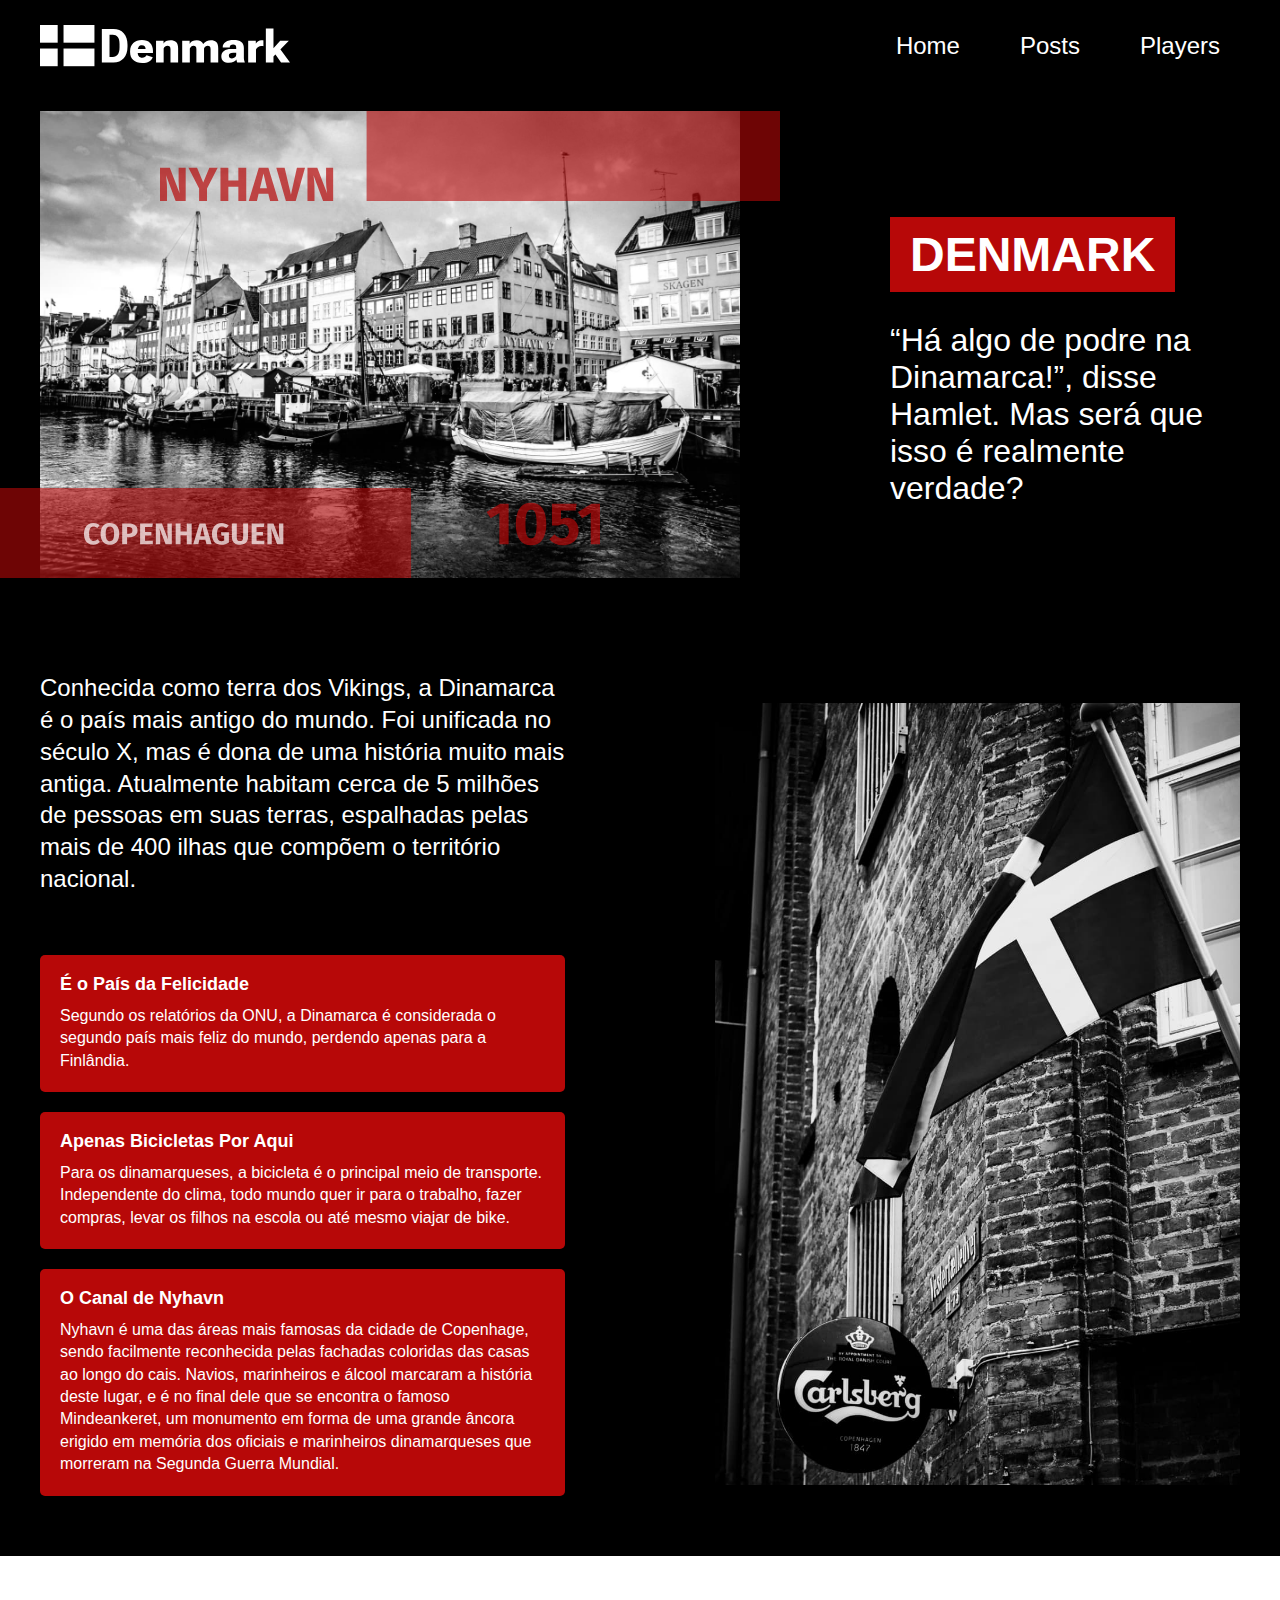
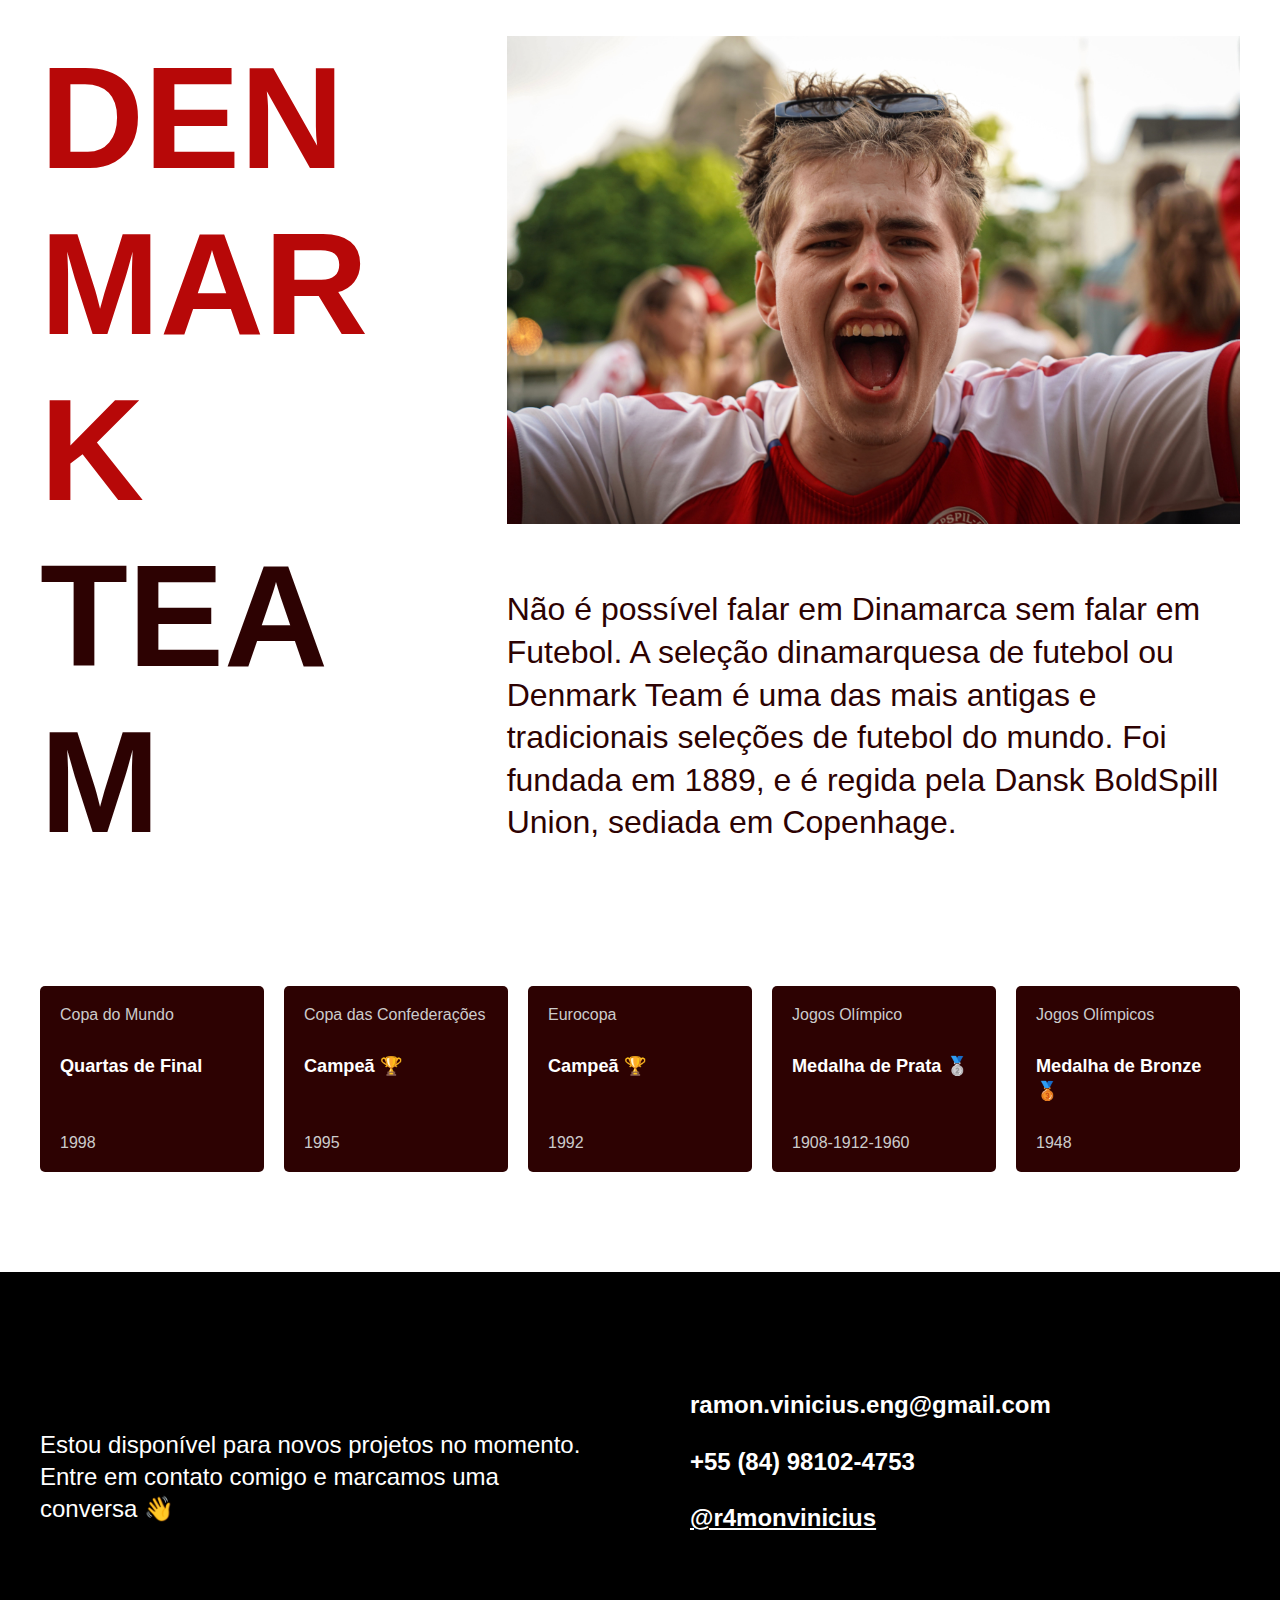
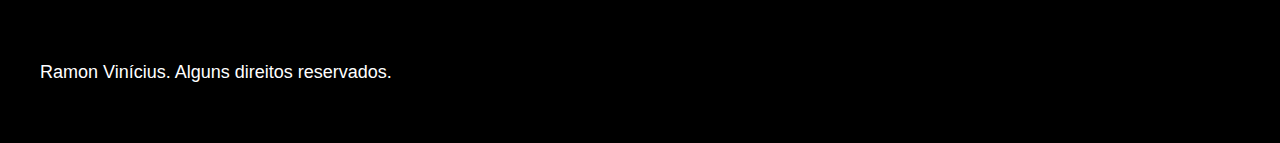
<file: index.html>
<!DOCTYPE html>
<html lang="pt-br">

<head>
    <meta charset="UTF-8">
    <meta http-equiv="X-UA-Compatible" content="IE=edge">
    <meta name="viewport" content="width=device-width, initial-scale=1.0">
    <link rel="stylesheet" href="../CSS/index_style.css">
    <link rel="icon" href="./PROJETO_DENMARK_ITENS/Denmark_Favicon.svg" type="image/svg+xml">
    <title>Denmark</title>
</head>

<body>
    <header class="cabecalho">
        <img src="../PROJETO_DENMARK_ITENS/LOGO1.svg" alt="Denmark">
        <nav>
            <ul class="cabecalho-menu">
                <li><a href="./index.html">Home</a></li>
                <li><a href="../HTML/postagens.html">Posts</a></li>
                <li><a href="../HTML/menu_jogadores.html">Players</a></li>
            </ul>
        </nav>
    </header>

    <main class="introducao">
        <div>
            <img src="../PROJETO_DENMARK_ITENS/Imagem_inicial_1.jpg" alt="porto">
            <span class="detalhe1"><img src="../PROJETO_DENMARK_ITENS/Detalhe1.svg"></span>
            <span class="detalhe2"><img src="../PROJETO_DENMARK_ITENS/Detalhe2.svg" alt="detalhe2"></span>
        </div>
        <div class="introducao-parte1">
            <h1>DENMARK</h1>
            <P>“Há algo de podre na Dinamarca!”, disse Hamlet. Mas será que isso é realmente verdade?</P>
        </div>
    </main>

    <section class="contextualizacao" aria-label="contextualizacao">
        <div class="conteudo">
            <p class="conteudo-texto">Conhecida como terra dos Vikings, a Dinamarca é o país mais antigo do mundo. Foi unificada no século X, mas é dona de uma história muito mais antiga. Atualmente habitam cerca de 5 milhões de pessoas em suas terras, espalhadas pelas mais de 400 ilhas que compõem o território nacional. </p>
            <div class="topicos">
                <h3 class="topicos-titulo">É o País da Felicidade</h3>
                <p class="topicos-texto">Segundo os relatórios da ONU, a Dinamarca é considerada o segundo país mais feliz do mundo, perdendo apenas para a Finlândia.</p>
            </div>

            <div class="topicos">
                <h3 class="topicos-titulo">Apenas Bicicletas Por Aqui</h3>
                <p class="topicos-texto">Para os dinamarqueses, a bicicleta é o principal meio de transporte. Independente do clima, todo mundo quer ir para o trabalho, fazer compras, levar os filhos na escola ou até mesmo viajar de bike.</p>
            </div>

            <div class="topicos">
                <h3 class="topicos-titulo">O Canal de Nyhavn</h3>
                <p class="topicos-texto">Nyhavn é uma das áreas mais famosas da cidade de Copenhage, sendo facilmente reconhecida pelas fachadas coloridas das casas ao longo do cais. Navios, marinheiros e álcool marcaram a história deste lugar, e é no final dele que se encontra o famoso Mindeankeret, um monumento em forma de uma grande âncora erigido em memória dos oficiais e marinheiros dinamarqueses que morreram na Segunda Guerra Mundial.</p>
            </div>
        </div>

        <img src="../PROJETO_DENMARK_ITENS/Imagem_inicial_2.jpg" alt="entrada">
    </section>

    <section class="futebol" aria-label="futebol">
        <div class="futebol-container">
            <h2 class="futebol-titulo">DENMARK <br><span>TEAM</span></br></h2>
            <div class="futebol-conteudo">
                <img src="../PROJETO_DENMARK_ITENS/TORCEDOR 1 (1).jpg" alt="torcedor">
                <p class="futebol-texto">Não é possível falar em Dinamarca sem falar em Futebol. A seleção dinamarquesa de futebol ou Denmark Team é uma das mais antigas e tradicionais seleções de futebol do mundo. Foi fundada em 1889, e é regida pela Dansk BoldSpill Union, sediada em Copenhage.</p>
            </div>
        </div>
    </section>

    <section class="torneios">
        <div class="torneios-container">
            <ul class="torneios-lista">
                <li class="torneios-disputa">
                    <span class="torneios-campeonato">Copa do Mundo</span>
                    <h3 class="torneios-titulo">Quartas de Final</h3>
                    <span class="torneios-ano">1998</span>
                </li>
                <li class="torneios-disputa">
                    <span class="torneios-campeonato">Copa das Confederações</span>
                    <h3 class="torneios-titulo">Campeã 🏆</h3>
                    <span class="torneios-ano">1995</span>
                </li>
                <li class="torneios-disputa">
                    <span class="torneios-campeonato">Eurocopa</span>
                    <h3 class="torneios-titulo">Campeã 🏆</h3>
                    <span class="torneios-ano">1992</span>
                </li>
                <li class="torneios-disputa">
                    <span class="torneios-campeonato">Jogos Olímpico</span>
                    <h3 class="torneios-titulo">Medalha de Prata 🥈</h3>
                    <span class="torneios-ano">1908-1912-1960</span>
                </li>
                <li class="torneios-disputa">
                    <span class="torneios-campeonato">Jogos Olímpicos</span>
                    <h3 class="torneios-titulo">Medalha de Bronze🥉</h3>
                    <span class="torneios-ano">1948</span>
                </li>
            </ul>
            <div>

            </div>
        </div>
    </section>

    <footer class="footer">
        <div class="footer-container">
            <p class="footer-texto">Estou disponível para novos projetos no momento. Entre em contato comigo e marcamos uma conversa 👋</p>
            <ul class="footer-contato">
                <li>ramon.vinicius.eng@gmail.com</li>
                <li>+55 (84) 98102-4753</li>
                <li><a href="https://www.instagram.com/r4monvinicius/">@r4monvinicius</a></li>
            </ul>
            <p class="footer-direitos">Ramon Vinícius. Alguns direitos reservados.</p>
        </div>
    </footer>

</body>

</html>
</file>
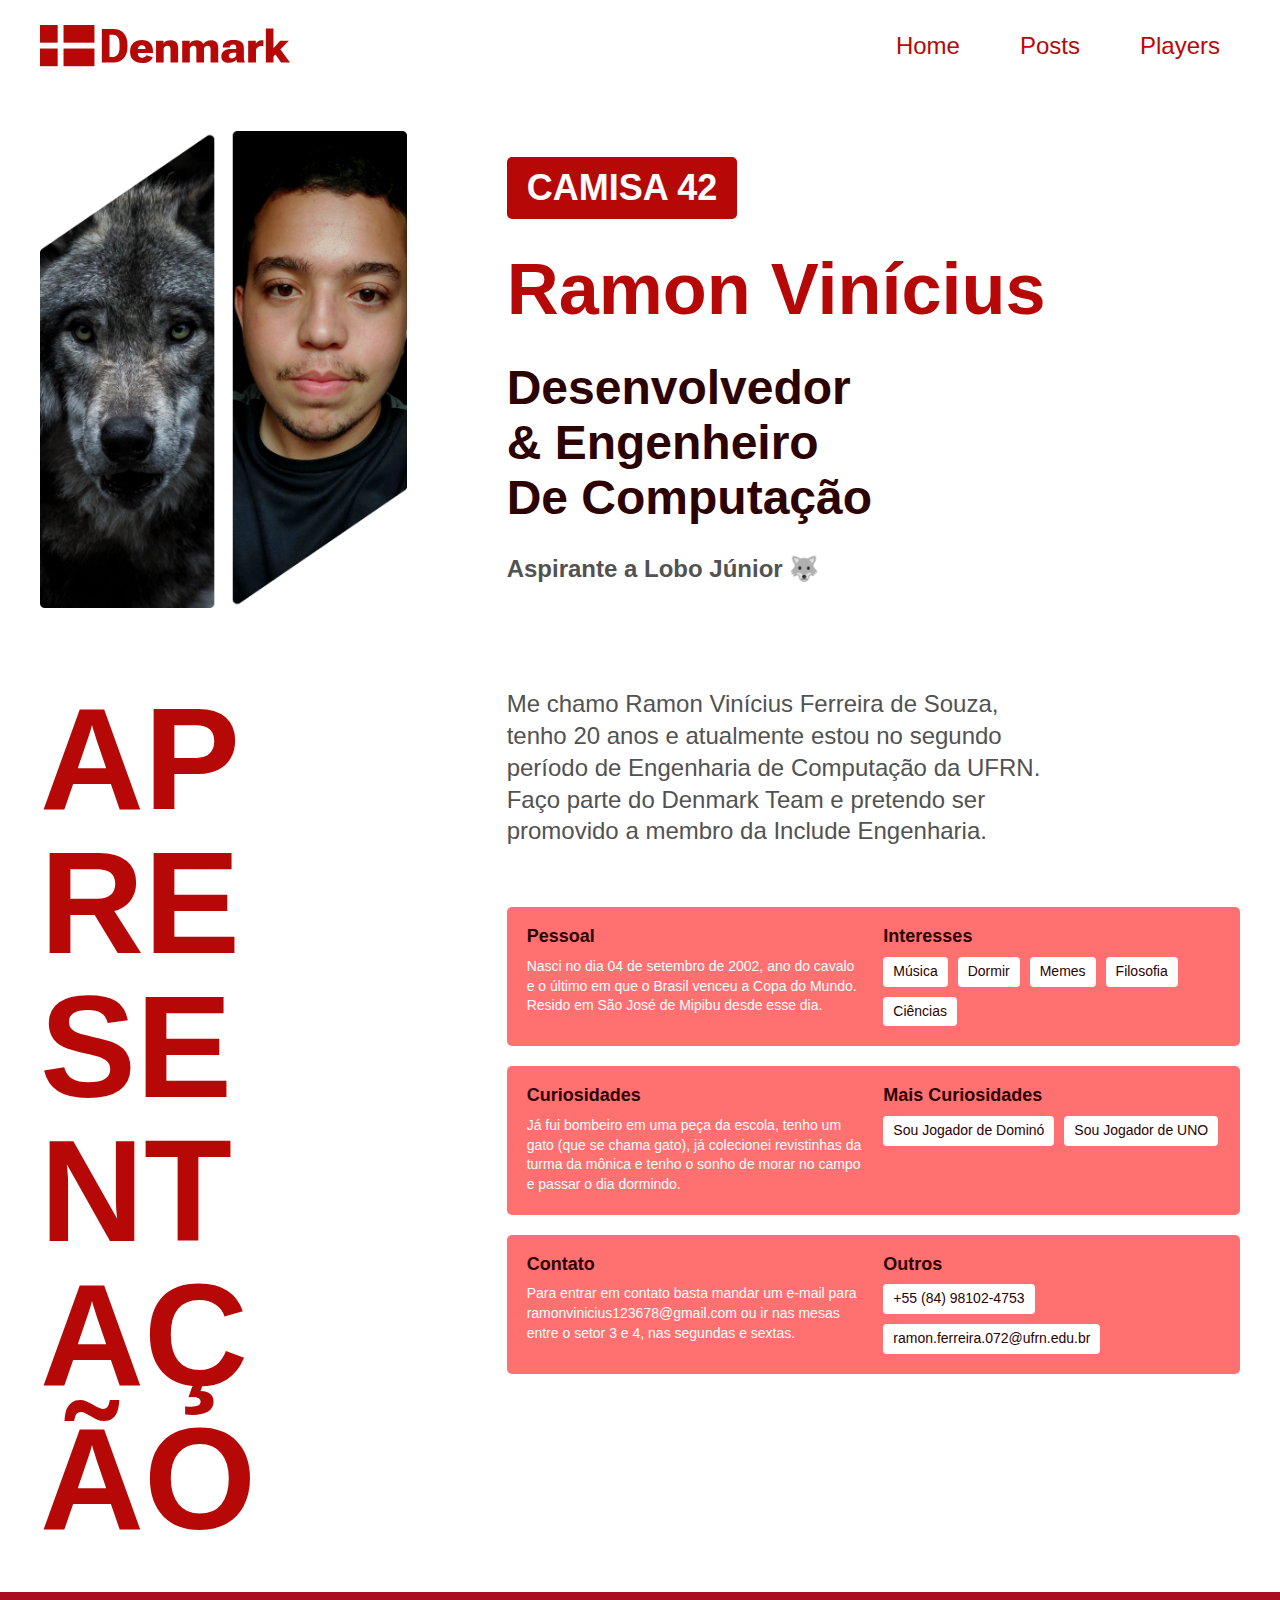
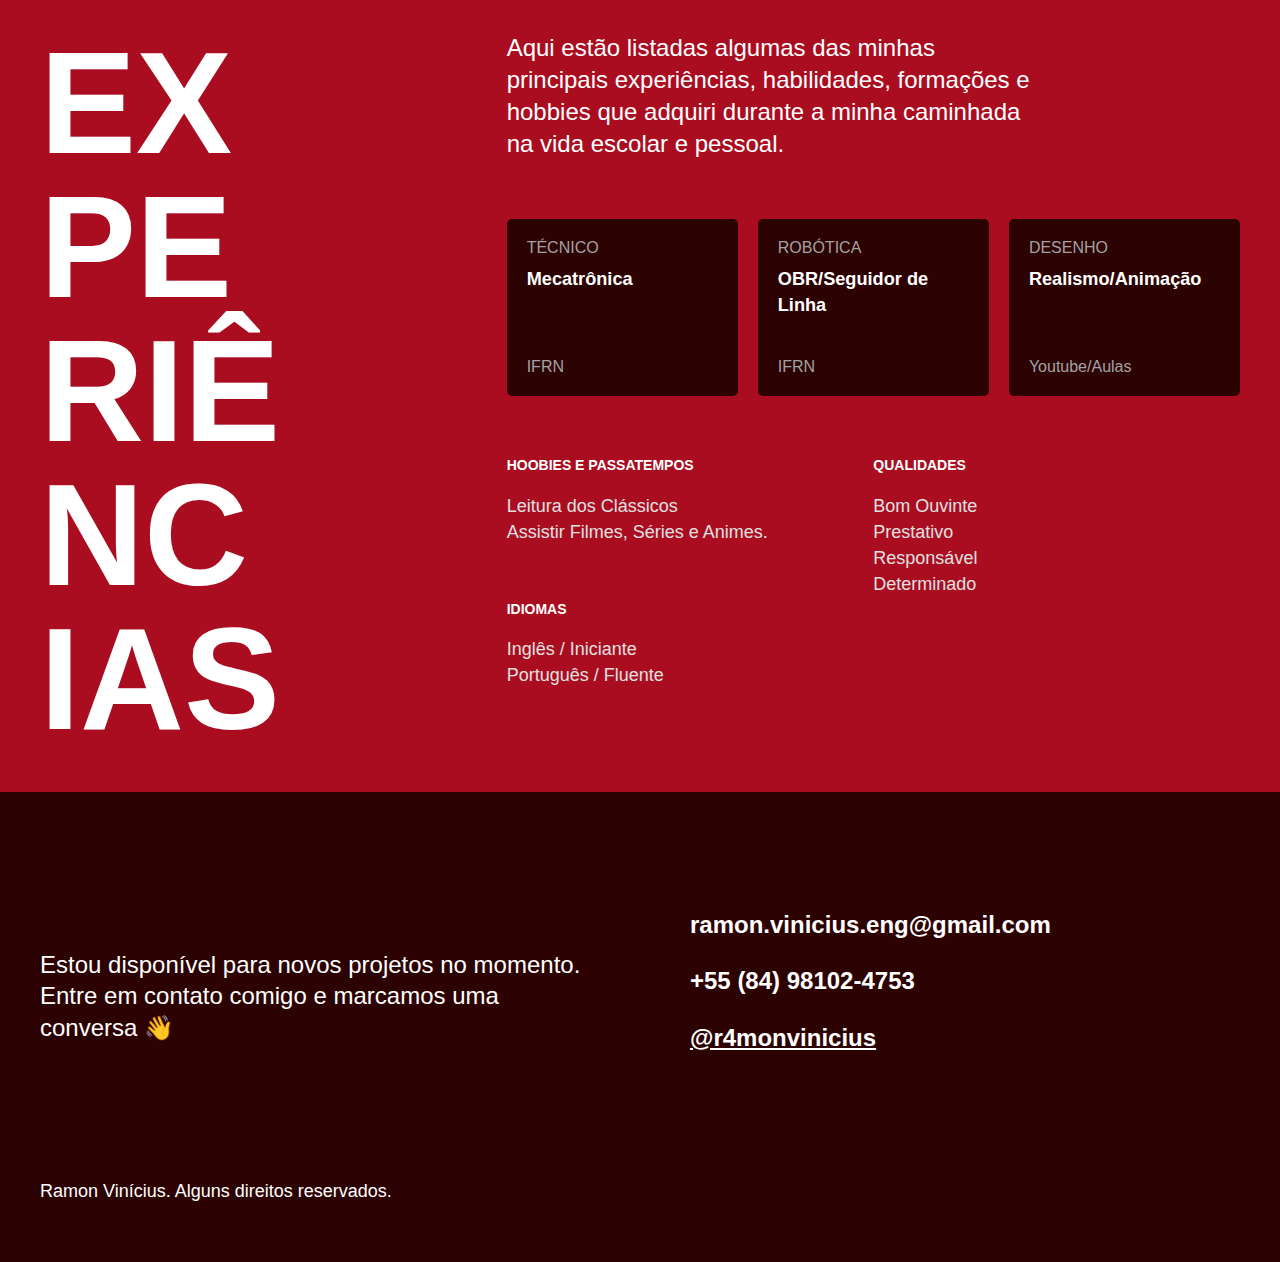
<file: HTML/jogador.html>
<!DOCTYPE html>
<html lang="pt-br">

<head>
  <meta charset="UTF-8">
  <meta http-equiv="X-UA-Compatible" content="IE=edge">
  <meta name="viewport" content="width=device-width, initial-scale=1.0">
  <link rel="stylesheet" href="../CSS/jogador_style.css">
  <link rel="icon" href="../PROJETO_DENMARK_ITENS/Denmark_Favicon.svg" type="image/svg+xml">
  <title>Players</title>
</head>

<body>

  <header class="cabecalho">
    <img src="../PROJETO_DENMARK_ITENS/LOGO.svg" alt="Denmark">
    <nav>
      <ul class="cabecalho-menu">
        <li><a href="../index.html">Home</a></li>
        <li><a href="../HTML/postagens.html">Posts</a></li>
        <li><a href="../HTML/menu_jogadores.html">Players</a></li>
      </ul>
    </nav>
  </header>

  <main class="introducao">
    <img src="../PROJETO_DENMARK_ITENS/PERFIL.png" alt="perfil">
    <div>
      <span class="numero">CAMISA 42</span>
      <h1>Ramon Vinícius</h1>
      <h2>Desenvolvedor<br> & Engenheiro<br> De Computação</h2>
      <h3>Aspirante a Lobo Júnior 🐺</h3>
    </div>
  </main>

  <section class="apresentacao" aria-label="apresentação">
    <h2 class="titulo_secao">APRESENTAÇÃO</h2>
    <div class="conteudo">
      <p class="apresentacao-texto">Me chamo Ramon Vinícius Ferreira de Souza, tenho 20 anos e atualmente estou no segundo período de Engenharia de Computação da UFRN. Faço parte do Denmark Team e pretendo ser promovido a membro da Include Engenharia.</p>

      <div class="topicos">
        <h3 class="topicos-titulo">Pessoal</h3>
        <span class="topicos-titulo">Interesses</span>
        <p class="topicos-texto">Nasci no dia 04 de setembro de 2002, ano do cavalo e o último em que o Brasil venceu a Copa do Mundo. Resido em São José de Mipibu desde esse dia.</p>
        <ul class="topicos-lista">
          <li>Música</li>
          <li>Dormir</li>
          <li>Memes</li>
          <li>Filosofia</li>
          <li>Ciências</li>
        </ul>
      </div>

      <div class="topicos">
        <h3 class="topicos-titulo">Curiosidades</h3>
        <span class="topicos-titulo">Mais Curiosidades</span>
        <p class="topicos-texto">Já fui bombeiro em uma peça da escola, tenho um gato (que se chama gato), já colecionei revistinhas da turma da mônica e tenho o sonho de morar no campo e passar o dia dormindo.</p>
        <ul class="topicos-lista">
          <li>Sou Jogador de Dominó</li>
          <li>Sou Jogador de UNO</li>
        </ul>
      </div>

      <div class="topicos">
        <h3 class="topicos-titulo">Contato</h3>
        <span class="topicos-titulo">Outros</span>
        <p class="topicos-texto">Para entrar em contato basta mandar um e-mail para ramonvinicius123678@gmail.com ou ir nas mesas entre o setor 3 e 4, nas segundas e sextas.</p>
        <ul class="topicos-lista">
          <li>+55 (84) 98102-4753</li>
          <li>ramon.ferreira.072@ufrn.edu.br</li>
        </ul>
      </div>
    </div>

  </section>

  <section class="experiencias" aria-label="Experiências">
    <div class="experiencias-container">
      <h2 class="titulo_secao">EXPERIÊNCIAS</h2>
      <div class="experiencia-conteudo">
        <p class="experiencia-texto">Aqui estão listadas algumas das minhas principais experiências, habilidades, formações e hobbies que adquiri durante a minha caminhada na vida escolar e pessoal.</p>

        <ul class="lista">
          <li class="lista-experiencias">
            <span class="lista-titulo">TÉCNICO</span>
            <h3 class="lista-principal">Mecatrônica</h3>
            <span class="lista-intituicao">IFRN</span>
          </li>
          <li class="lista-experiencias">
            <span class="lista-titulo">ROBÓTICA</span>
            <h3 class="lista-principal">OBR/Seguidor de Linha</h3>
            <span class="lista-intituicao">IFRN</span>
          </li>
          <li class="lista-experiencias">
            <span class="lista-titulo">DESENHO</span>
            <h3 class="lista-principal">Realismo/Animação</h3>
            <span class="lista-intituicao">Youtube/Aulas</span>
          </li>
        </ul>

        <div class="outros">
          <div class="hobbies-passatempos">
            <ul>
              <h3>HOOBIES E PASSATEMPOS</h3>
              <li>Leitura dos Clássicos</li>
              <li>Assistir Filmes, Séries e Animes.</li>
            </ul>
          </div>
          <div class="qualidades">
            <ul>
              <h3>QUALIDADES</h3>
              <li>Bom Ouvinte</li>
              <li>Prestativo</li>
              <li>Responsável</li>
              <li>Determinado</li>
            </ul>
          </div>
          <div class="idiomas">
            <ul>
              <h3>IDIOMAS</h3>
              <li>Inglês / Iniciante</li>
              <li>Português / Fluente</li>
            </ul>
          </div>
        </div>
  </section>

  <footer class="footer">
    <div class="footer-container">
      <p class="footer-texto">Estou disponível para novos projetos no momento. Entre em contato comigo e marcamos uma conversa 👋</p>
      <ul class="footer-contato">
        <li>ramon.vinicius.eng@gmail.com</li>
        <li>+55 (84) 98102-4753</li>
        <li><a href="https://www.instagram.com/r4monvinicius/">@r4monvinicius</a></li>
      </ul>
      <p class="footer-direitos">Ramon Vinícius. Alguns direitos reservados.</p>
    </div>
  </footer>

</body>

</html>
</file>
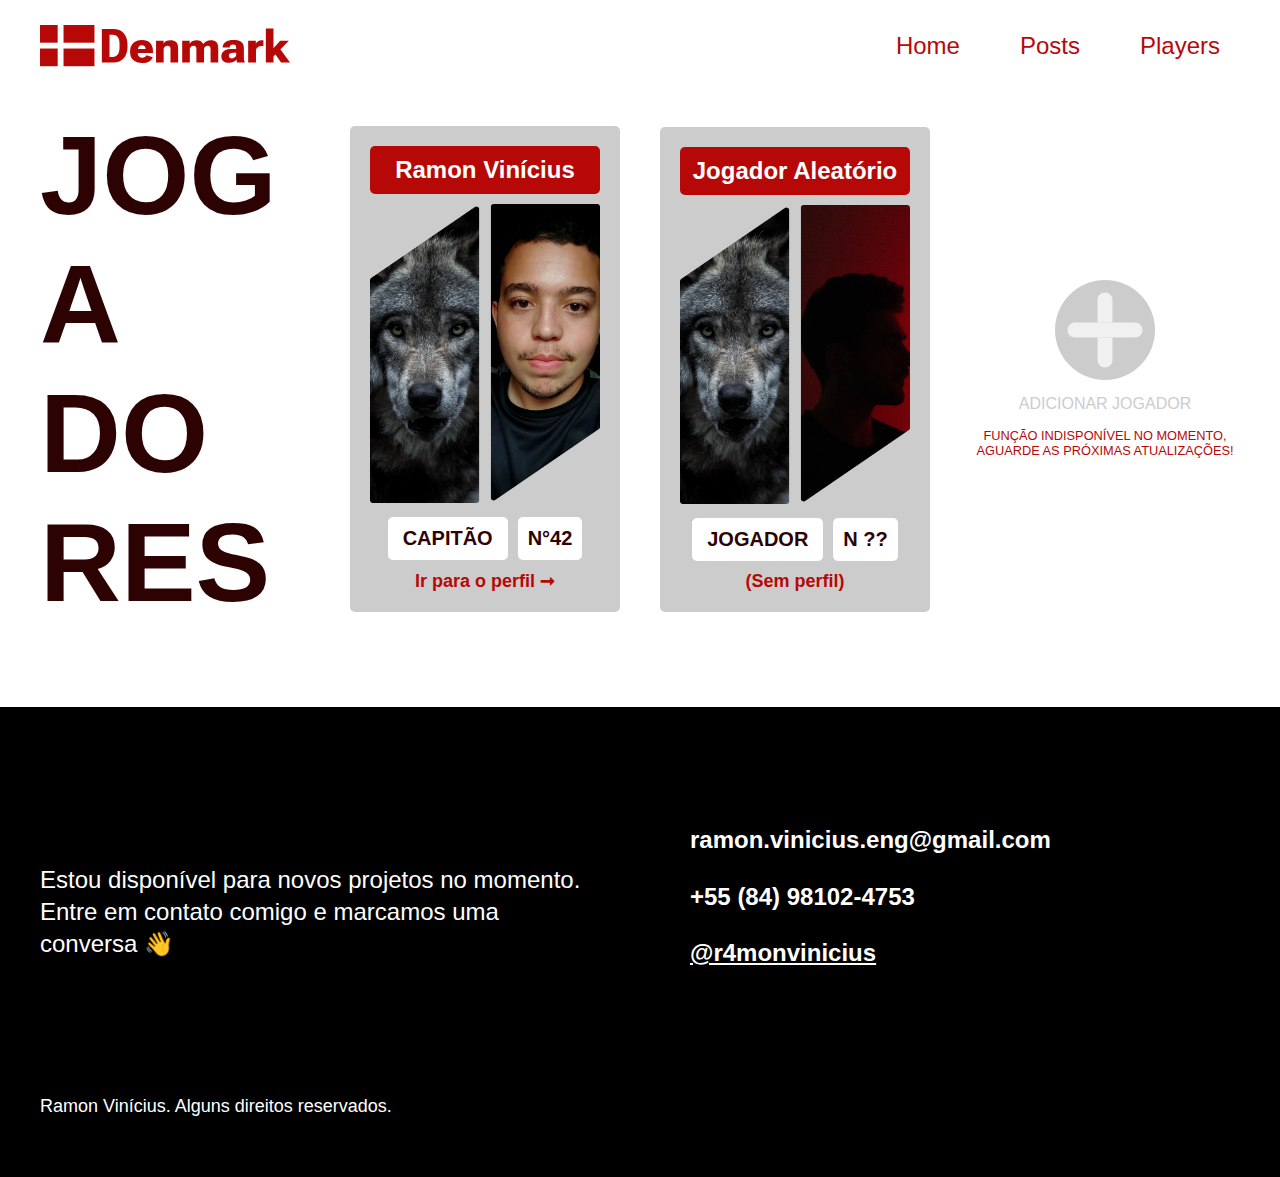
<file: HTML/menu_jogadores.html>
<!DOCTYPE html>
<html lang="pt-br">

<head>
    <meta charset="UTF-8">
    <meta http-equiv="X-UA-Compatible" content="IE=edge">
    <meta name="viewport" content="width=device-width, initial-scale=1.0">
    <link rel="stylesheet" href="../CSS/menu_jogadores.css">
    <link rel="icon" href="../PROJETO_DENMARK_ITENS/Denmark_Favicon.svg" type="image/svg+xml">
    <title>Menu de Players</title>
</head>

<body>
    <header class="cabecalho">
        <img src="../PROJETO_DENMARK_ITENS/LOGO.svg" alt="Denmark">
        <nav>
            <ul class="cabecalho-menu">
                <li><a href="../index.html">Home</a></li>
                <li><a href="../HTML/postagens.html">Posts</a></li>
                <li><a href="../HTML/menu_jogadores.html">Players</a></li>
            </ul>
        </nav>
    </header>

    <main class="menu_jogadores">
        <h1>JOGA<br>DO<br>RES</h1>
        <div class="jogador_principal">
            <h2>Ramon Vinícius</h2>
            <img src="../PROJETO_DENMARK_ITENS/PERFIL.png" alt="perfil">
            <div class="jogador_topicos">
                <h3>CAPITÃO</h3>
                <span class="topico">N°42</span>
            </div>
            <a href="../HTML/jogador.html">Ir para o perfil ➞</a>
        </div>

        <div class="jogador_principal">
            <h2>Jogador Aleatório</h2>
            <img src="../PROJETO_DENMARK_ITENS/JOGADOR2_Perfil.png" alt="perfil">
            <div class="jogador_topicos">
                <h3>JOGADOR</h3>
                <span class="topico">N ??</span>
            </div>
            <a class="" href="../HTML/menu_jogadores.html">(Sem perfil)</a>
        </div>

        <div class="adicionar_jogador">
            <img src="../PROJETO_DENMARK_ITENS/ADICIONAR.svg" alt="perfil">
            <span>Adicionar Jogador</span>
            <span class="mensagem">Função indisponível no momento, aguarde as próximas atualizações!</span>
        </div>

    </main>

    <footer class="footer">
        <div class="footer-container">
            <p class="footer-texto">Estou disponível para novos projetos no momento. Entre em contato comigo e marcamos uma conversa 👋</p>
            <ul class="footer-contato">
                <li>ramon.vinicius.eng@gmail.com</li>
                <li>+55 (84) 98102-4753</li>
                <li><a href="https://www.instagram.com/r4monvinicius/">@r4monvinicius</a></li>
            </ul>
            <p class="footer-direitos">Ramon Vinícius. Alguns direitos reservados.</p>
        </div>
    </footer>
</body>

</html>
</file>
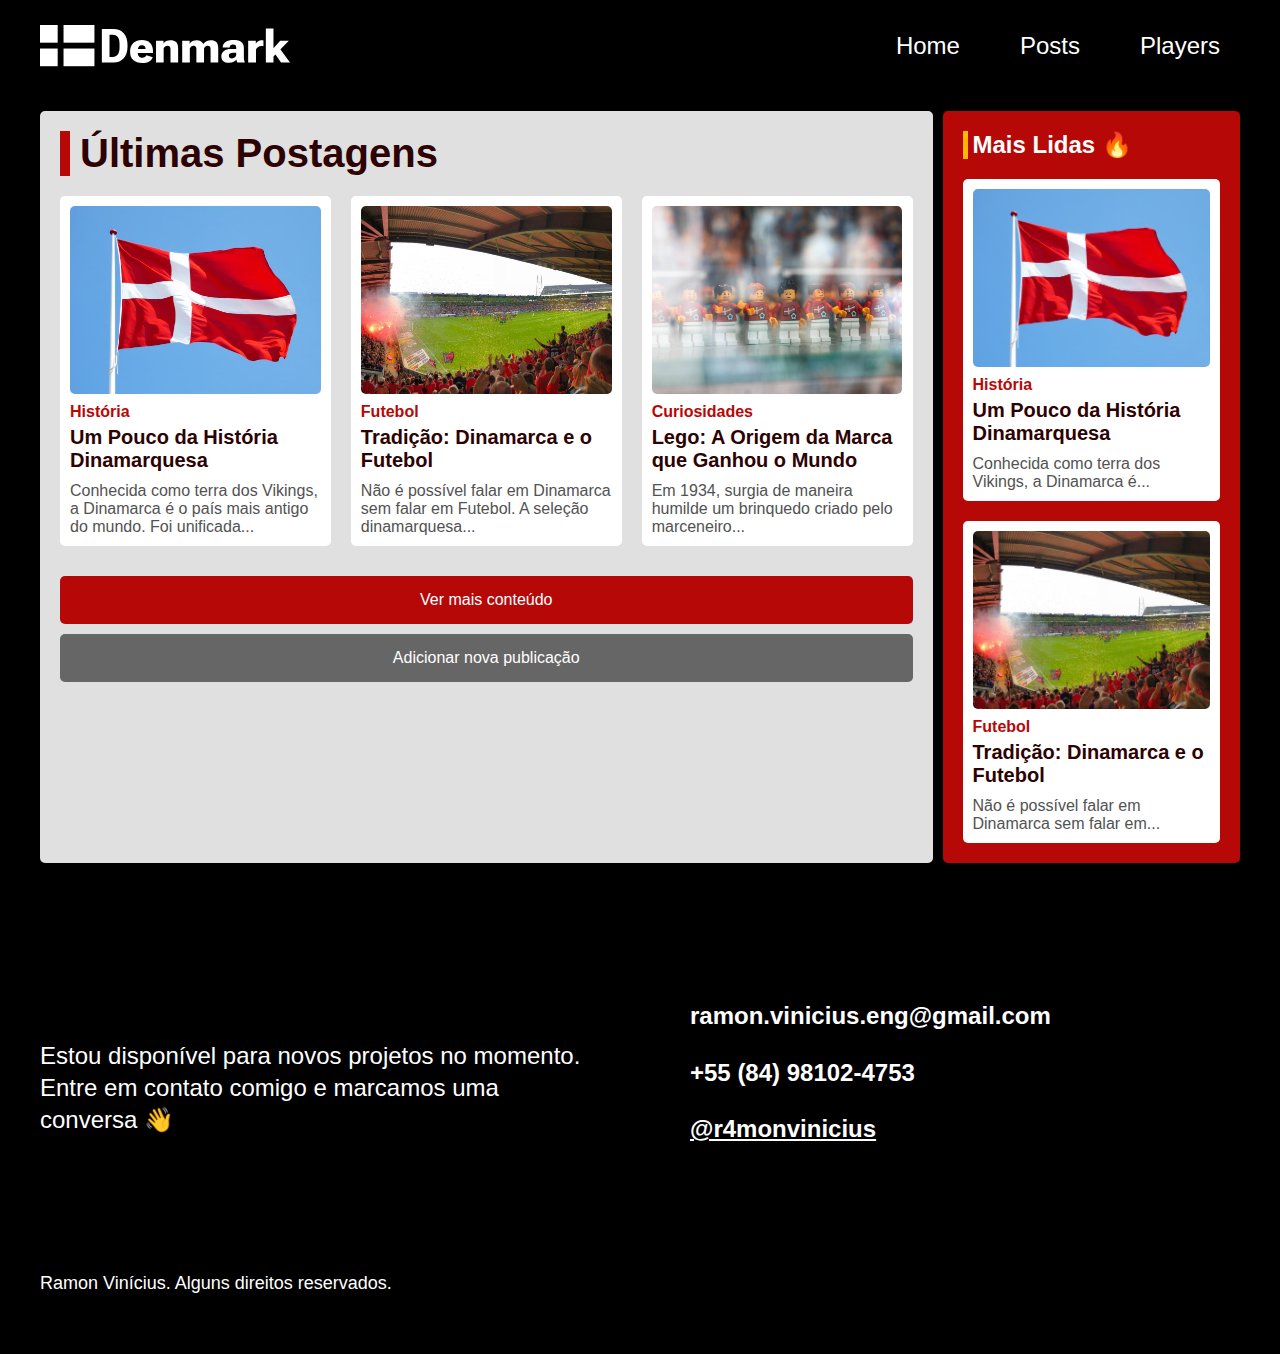
<file: HTML/postagens.html>
<!DOCTYPE html>
<html lang="pt-br">

<head>
    <meta charset="UTF-8">
    <meta http-equiv="X-UA-Compatible" content="IE=edge">
    <meta name="viewport" content="width=device-width, initial-scale=1.0">
    <link rel="stylesheet" href="../CSS/postagens_style.css">
    <link rel="icon" href="../PROJETO_DENMARK_ITENS/Denmark_Favicon.svg" type="image/svg+xml">
    <title>Postagens</title>
</head>

<body>
    <header class="cabecalho">
        <img src="../PROJETO_DENMARK_ITENS/LOGO1.svg" alt="Denmark">
        <nav>
            <ul class="cabecalho-menu">
                <li><a href="../index.html">Home</a></li>
                <li><a href="../HTML/postagens.html">Posts</a></li>
                <li><a href="../HTML/menu_jogadores.html">Players</a></li>
            </ul>
        </nav>
    </header>

    <main class="postagens">
        <div class="postagens-principal">
            <h1>Últimas Postagens</h1>
            <div class="postagens-lista">

                <div class="post">
                    <img src="../PROJETO_DENMARK_ITENS/Postagens/IMAGEMPOST1 1 (1).jpg" alt="">
                    <span class="tag">História</span>
                    <h3><a href="./PUBLICAÇÕES_HTML/historia.html">Um Pouco da História Dinamarquesa</a></h3>
                    <p>Conhecida como terra dos Vikings, a Dinamarca é o país mais antigo do mundo. Foi unificada...</p>
                </div>

                <div class="post">
                    <img src="../PROJETO_DENMARK_ITENS/Postagens/IMAGEMPOST2 1 (1).jpg" alt="">
                    <span class="tag">Futebol</span>
                    <h3><a href="./PUBLICAÇÕES_HTML/futebol.html">Tradição: Dinamarca e o Futebol</a></h3>
                    <p>Não é possível falar em Dinamarca sem falar em Futebol. A seleção dinamarquesa...</p>
                </div>

                <div class="post">
                    <img src="../PROJETO_DENMARK_ITENS/Postagens/IMAGEMPOST3 1 (1).jpg" alt="">
                    <span class="tag">Curiosidades</span>
                    <h3><a href="./PUBLICAÇÕES_HTML/lego.html">Lego: A Origem da Marca que Ganhou o Mundo</a></h3>
                    <p>Em 1934, surgia de maneira humilde um brinquedo criado pelo marceneiro...</p>
                </div>
            </div>
            <span class="botao">Ver mais conteúdo</span>
            <span class="adicionar">Adicionar nova publicação</span>
        </div>
        <div class="mais-lidas">
            <h2>Mais Lidas 🔥</h2>
            <div class="post">
                <img src="../PROJETO_DENMARK_ITENS/Postagens/IMAGEMPOST1 1 (1).jpg" alt="">
                <span class="tag">História</span>
                <h3><a href="./PUBLICAÇÕES_HTML/historia.html">Um Pouco da História Dinamarquesa</a></h3>
                <p>Conhecida como terra dos Vikings, a Dinamarca é...</p>
            </div>

            <div class="post">
                <img src="../PROJETO_DENMARK_ITENS/Postagens/IMAGEMPOST2 1 (1).jpg" alt="">
                <span class="tag">Futebol</span>
                <h3><a href="./PUBLICAÇÕES_HTML/futebol.html">Tradição: Dinamarca e o Futebol</a></h3>
                <p>Não é possível falar em Dinamarca sem falar em...</p>
            </div>
        </div>
    </main>

    <footer class="footer">
        <div class="footer-container">
            <p class="footer-texto">Estou disponível para novos projetos no momento. Entre em contato comigo e marcamos uma conversa 👋</p>
            <ul class="footer-contato">
                <li>ramon.vinicius.eng@gmail.com</li>
                <li>+55 (84) 98102-4753</li>
                <li><a href="https://www.instagram.com/r4monvinicius/">@r4monvinicius</a></li>
            </ul>
            <p class="footer-direitos">Ramon Vinícius. Alguns direitos reservados.</p>
        </div>
    </footer>
</body>

</html>
</file>
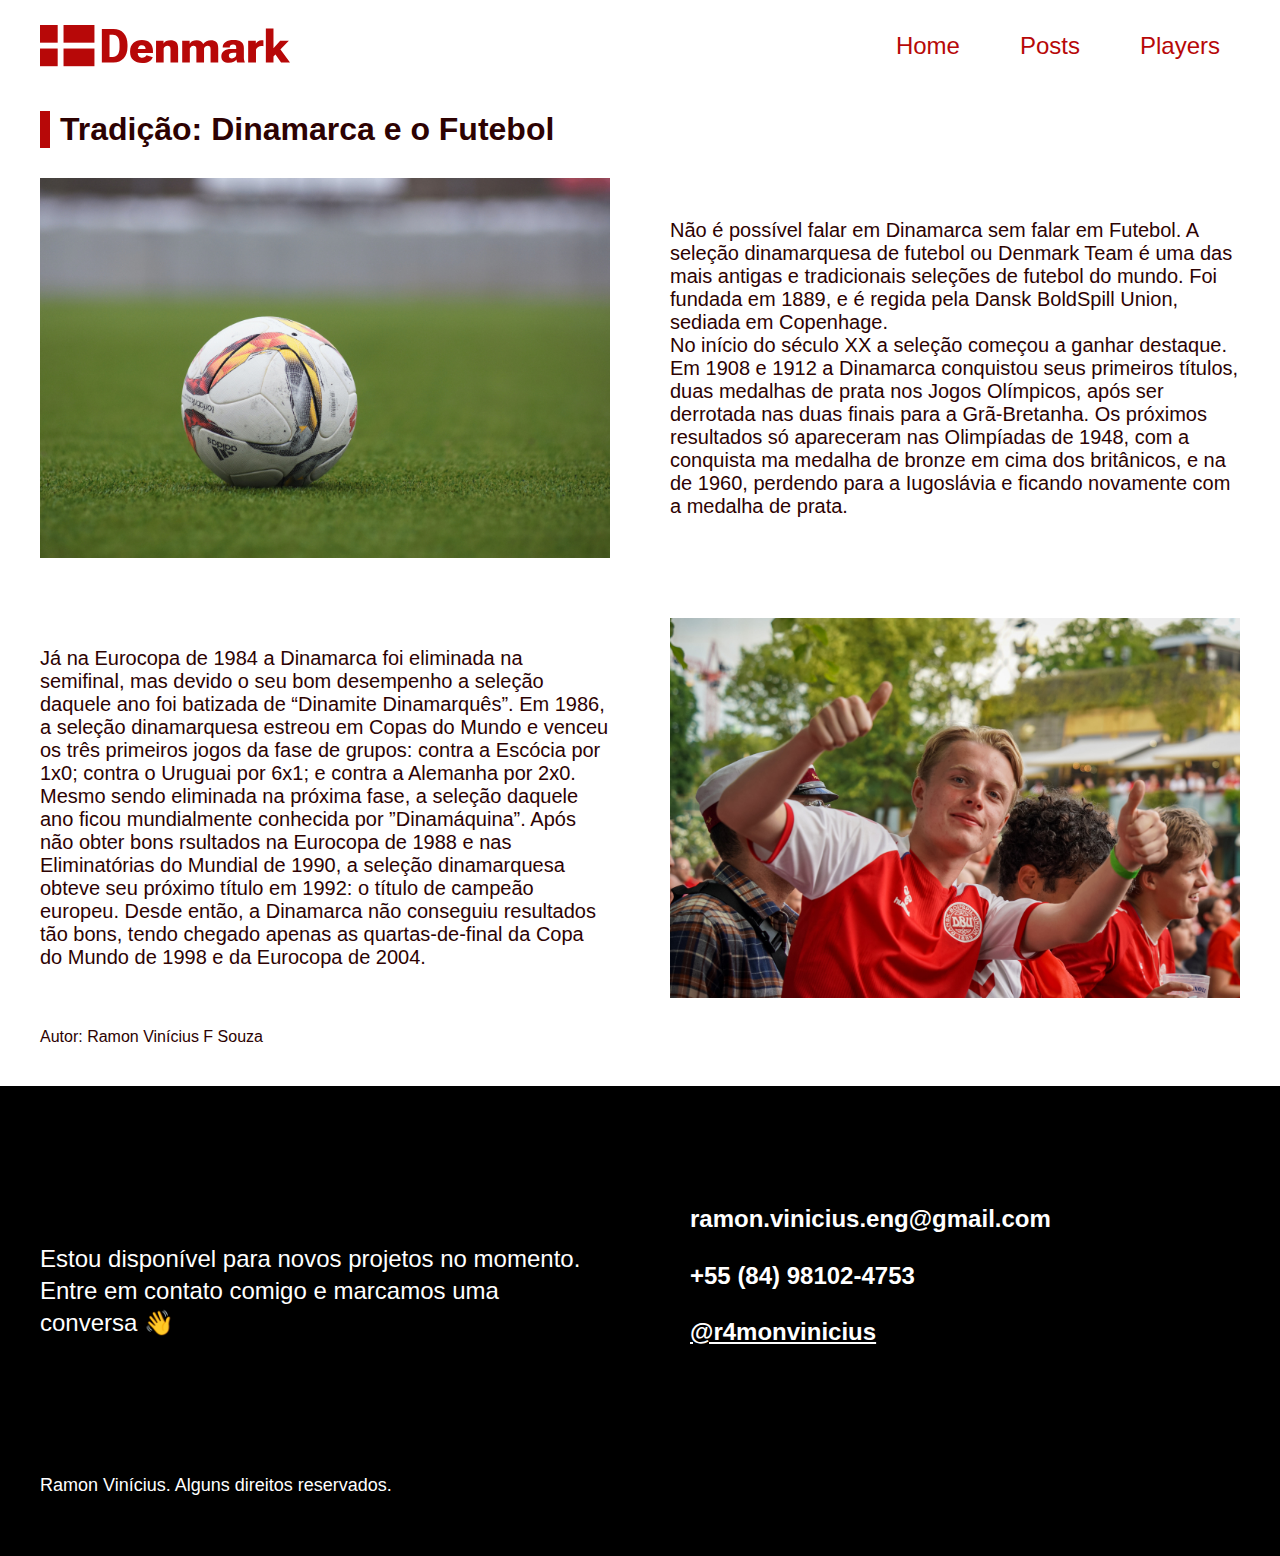
<file: HTML/PUBLICAÇÕES_HTML/futebol.html>
<!DOCTYPE html>
<html lang="pt-br">

<head>
    <meta charset="UTF-8">
    <meta http-equiv="X-UA-Compatible" content="IE=edge">
    <meta name="viewport" content="width=device-width, initial-scale=1.0">
    <link rel="stylesheet" href="../../CSS/publicacoes.css">
    <link rel="icon" href="../PROJETO_DENMARK_ITENS/Denmark_Favicon.svg" type="image/svg+xml">
    <title>Postagens</title>
</head>

<body>
    <header class="cabecalho">
        <img src="../../PROJETO_DENMARK_ITENS/LOGO.svg" alt="Denmark">
        <nav>
            <ul class="cabecalho-menu">
                <li><a href="../../index.html">Home</a></li>
                <li><a href="../../HTML/postagens.html">Posts</a></li>
                <li><a href="../../HTML/menu_jogadores.html">Players</a></li>
            </ul>
        </nav>
    </header>

    <main class="conteudo">
        <h1>Tradição: Dinamarca e o Futebol</h1>
        <div class="conteudo-principal">
            <img src="../../PROJETO_DENMARK_ITENS/Postagens/POST2.jpg" alt="bola">
            <p class="conteudo-texto">Não é possível falar em Dinamarca sem falar em Futebol. A seleção dinamarquesa de futebol ou Denmark Team é uma das mais antigas e tradicionais seleções de futebol do mundo. Foi fundada em 1889, e é regida pela Dansk BoldSpill Union, sediada em Copenhage.<br>
                No início do século XX a seleção começou a ganhar destaque. Em 1908 e 1912 a Dinamarca conquistou seus primeiros títulos, duas medalhas de prata nos Jogos Olímpicos, após ser derrotada nas duas finais para a Grã-Bretanha. Os próximos resultados só apareceram nas Olimpíadas de 1948, com a conquista ma medalha de bronze em cima dos britânicos, e na de 1960, perdendo para a Iugoslávia e ficando novamente com a medalha de prata.
            </p>
            <p class="conteudo-texto"">Já na Eurocopa de 1984 a Dinamarca foi eliminada na semifinal, mas devido o seu bom desempenho a seleção daquele ano foi batizada de “Dinamite Dinamarquês”. Em 1986, a seleção dinamarquesa estreou em Copas do Mundo e venceu os três primeiros jogos da fase de grupos: contra a Escócia por 1x0; contra o Uruguai por 6x1; e contra a Alemanha por 2x0. Mesmo sendo eliminada na próxima fase, a seleção daquele ano ficou mundialmente conhecida por ”Dinamáquina”. Após não obter bons rsultados na Eurocopa de 1988 e nas Eliminatórias do Mundial de 1990, a seleção dinamarquesa obteve seu próximo título em 1992: o título de campeão europeu. Desde então, a Dinamarca não conseguiu resultados tão bons, tendo chegado apenas as quartas-de-final da Copa do Mundo de 1998 e da Eurocopa de 2004.
            </p>
            <img src=" ../../PROJETO_DENMARK_ITENS/Postagens/POST2-2.jpg" alt="">
        </div>
        <p class="conteudo-autor">Autor: Ramon Vinícius F Souza</p>
    </main>

    <footer class=" footer">
        <div class="footer-container">
            <p class="footer-texto">Estou disponível para novos projetos no momento. Entre em contato comigo e marcamos uma conversa 👋</p>
            <ul class="footer-contato">
                <li>ramon.vinicius.eng@gmail.com</li>
                <li>+55 (84) 98102-4753</li>
                <li><a href="https://www.instagram.com/r4monvinicius/">@r4monvinicius</a></li>
            </ul>
            <p class="footer-direitos">Ramon Vinícius. Alguns direitos reservados.</p>
        </div>
    </footer>
</body>
</file>
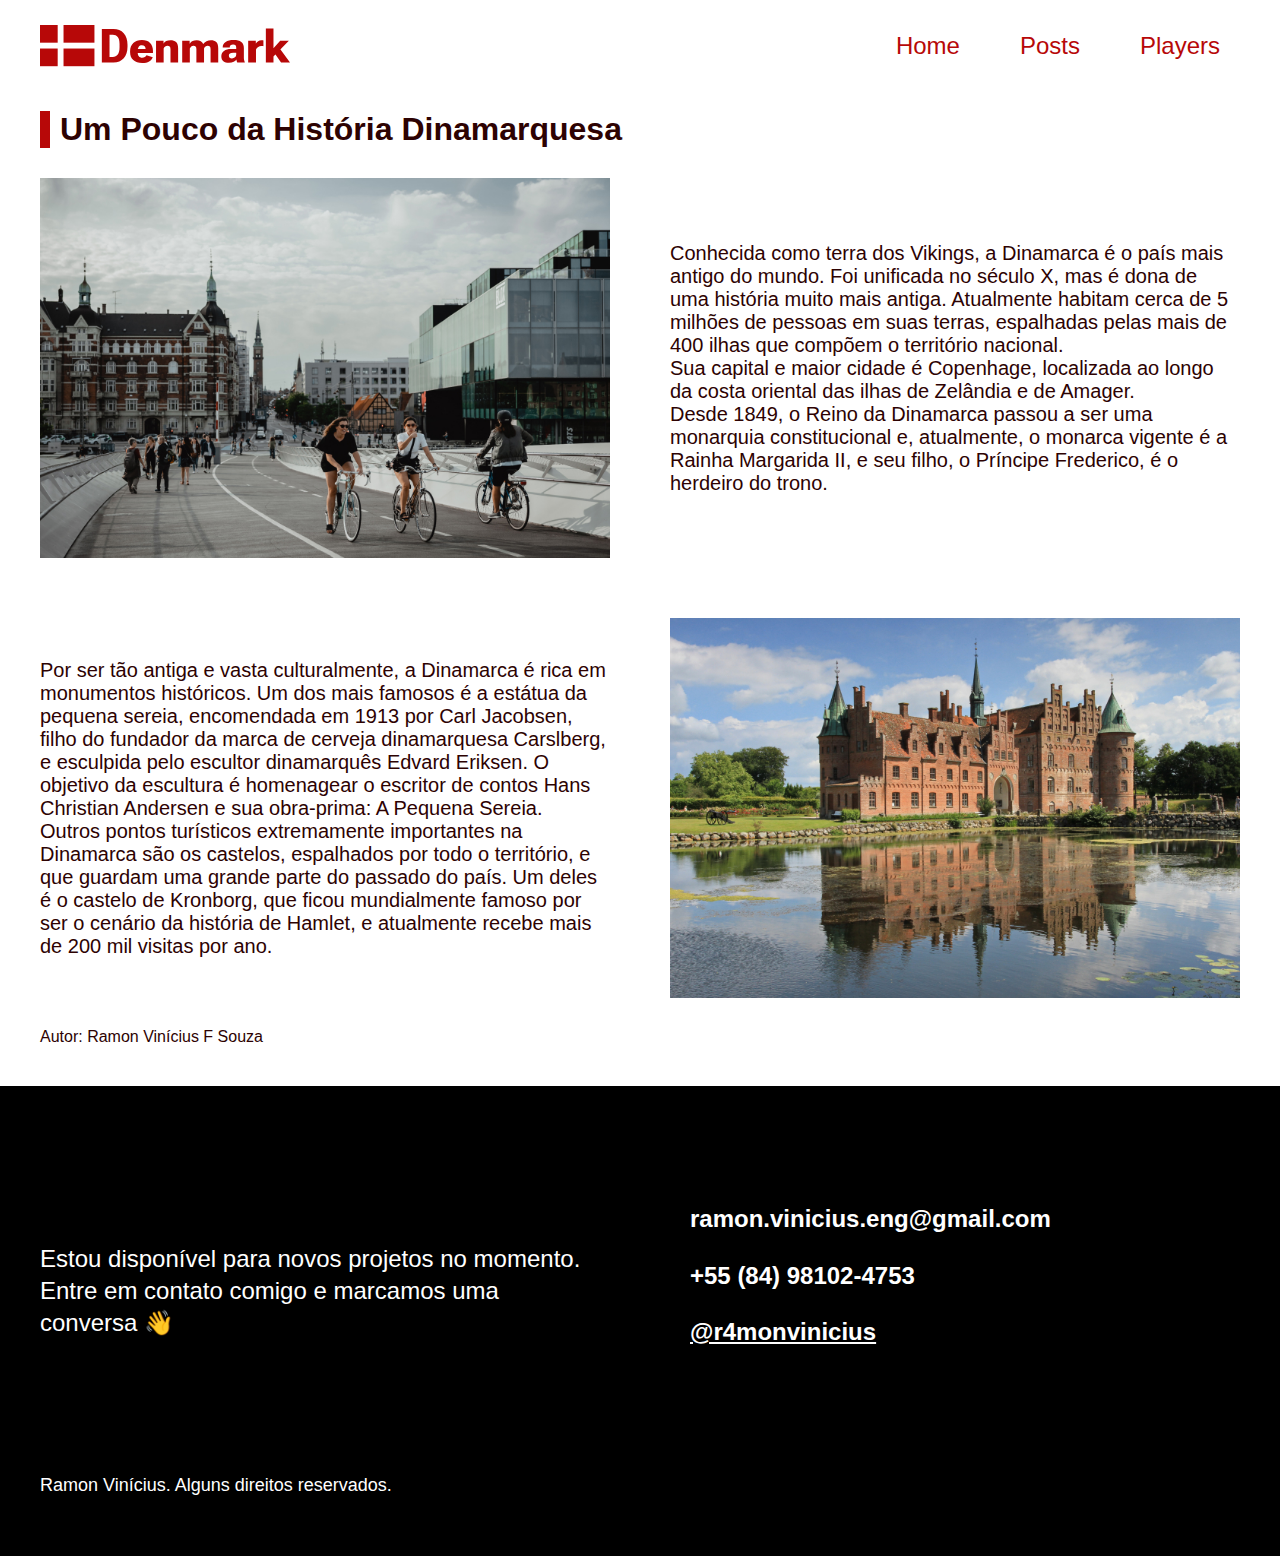
<file: HTML/PUBLICAÇÕES_HTML/historia.html>
<!DOCTYPE html>
<html lang="pt-br">

<head>
    <meta charset="UTF-8">
    <meta http-equiv="X-UA-Compatible" content="IE=edge">
    <meta name="viewport" content="width=device-width, initial-scale=1.0">
    <link rel="stylesheet" href="../../CSS/publicacoes.css">
    <link rel="icon" href="../PROJETO_DENMARK_ITENS/Denmark_Favicon.svg" type="image/svg+xml">
    <title>Postagens</title>
</head>

<body>
    <header class="cabecalho">
        <img src="../../PROJETO_DENMARK_ITENS/LOGO.svg" alt="Denmark">
        <nav>
            <ul class="cabecalho-menu">
                <li><a href="../../index.html">Home</a></li>
                <li><a href="../../HTML/postagens.html">Posts</a></li>
                <li><a href="../../HTML/menu_jogadores.html">Players</a></li>
            </ul>
        </nav>
    </header>

    <main class="conteudo">
        <h1>Um Pouco da História Dinamarquesa</h1>
        <div class="conteudo-principal">
            <img src="../../PROJETO_DENMARK_ITENS/Postagens/POST1.jpg" alt="paisagem">
            <p class="conteudo-texto">Conhecida como terra dos Vikings, a Dinamarca é o país mais antigo do mundo. Foi unificada no século X, mas é dona de uma história muito mais antiga. Atualmente habitam cerca de 5 milhões de pessoas em suas terras, espalhadas pelas mais de 400 ilhas que compõem o território nacional. <br> Sua capital e maior cidade é Copenhage, localizada ao longo da costa oriental das ilhas de Zelândia e de Amager. <br> Desde 1849, o Reino da Dinamarca passou a ser uma monarquia constitucional e, atualmente, o monarca vigente é a Rainha Margarida II, e seu filho, o Príncipe Frederico, é o herdeiro do trono.
            </p>
            <p class="conteudo-texto">Por ser tão antiga e vasta culturalmente, a Dinamarca é rica em monumentos históricos. Um dos mais famosos é a estátua da pequena sereia, encomendada em 1913 por Carl Jacobsen, filho do fundador da marca de cerveja dinamarquesa Carslberg, e esculpida pelo escultor dinamarquês Edvard Eriksen. O objetivo da escultura é homenagear o escritor de contos Hans Christian Andersen e sua obra-prima: A Pequena Sereia.<br> Outros pontos turísticos extremamente importantes na Dinamarca são os castelos, espalhados por todo o território, e que guardam uma grande parte do passado do país. Um deles é o castelo de Kronborg, que ficou mundialmente famoso por ser o cenário da história de Hamlet, e atualmente recebe mais de 200 mil visitas por ano.
            </p>
            <img src="../../PROJETO_DENMARK_ITENS/Postagens/POST1-2.jpg" alt="">
        </div>
        <p class="conteudo-autor">Autor: Ramon Vinícius F Souza</p>
    </main>

    <footer class="footer">
        <div class="footer-container">
            <p class="footer-texto">Estou disponível para novos projetos no momento. Entre em contato comigo e marcamos uma conversa 👋</p>
            <ul class="footer-contato">
                <li>ramon.vinicius.eng@gmail.com</li>
                <li>+55 (84) 98102-4753</li>
                <li><a href="https://www.instagram.com/r4monvinicius/">@r4monvinicius</a></li>
            </ul>
            <p class="footer-direitos">Ramon Vinícius. Alguns direitos reservados.</p>
        </div>
    </footer>
</body>
</file>
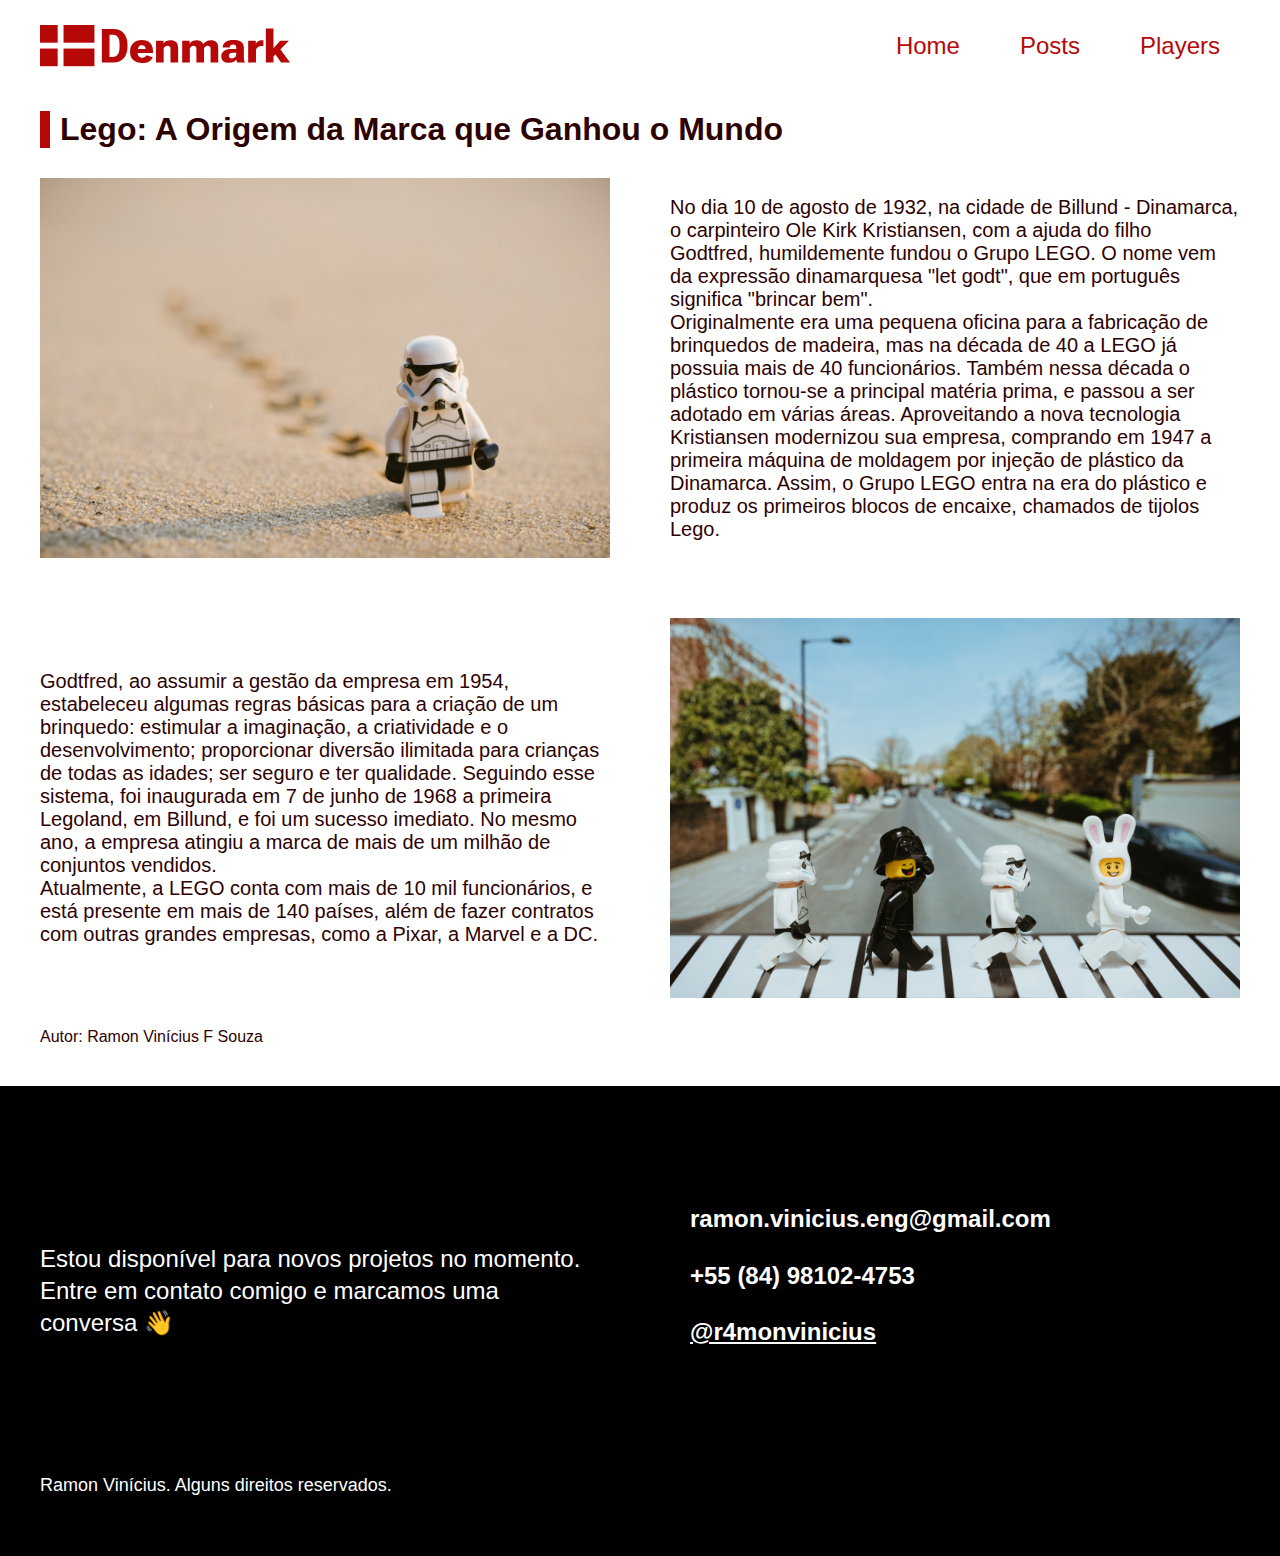
<file: HTML/PUBLICAÇÕES_HTML/lego.html>
<!DOCTYPE html>
<html lang="pt-br">

<head>
    <meta charset="UTF-8">
    <meta http-equiv="X-UA-Compatible" content="IE=edge">
    <meta name="viewport" content="width=device-width, initial-scale=1.0">
    <link rel="stylesheet" href="../../CSS/publicacoes.css">
    <link rel="icon" href="../PROJETO_DENMARK_ITENS/Denmark_Favicon.svg" type="image/svg+xml">
    <title>Postagens</title>
</head>

<body>
    <header class="cabecalho">
        <img src="../../PROJETO_DENMARK_ITENS/LOGO.svg" alt="Denmark">
        <nav>
            <ul class="cabecalho-menu">
                <li><a href="../../index.html">Home</a></li>
                <li><a href="../../HTML/postagens.html">Posts</a></li>
                <li><a href="../../HTML/menu_jogadores.html">Players</a></li>
            </ul>
        </nav>
    </header>

    <main class="conteudo">
        <h1>Lego: A Origem da Marca que Ganhou o Mundo</h1>
        <div class="conteudo-principal">
            <img src="../../PROJETO_DENMARK_ITENS/Postagens/POST3.jpg" alt="">
            <p class="conteudo-texto">No dia 10 de agosto de 1932, na cidade de Billund - Dinamarca, o carpinteiro Ole Kirk Kristiansen, com a ajuda do filho Godtfred, humildemente fundou o Grupo LEGO. O nome vem da expressão dinamarquesa "let godt", que em português significa "brincar bem".<br> Originalmente era uma pequena oficina para a fabricação de brinquedos de madeira, mas na década de 40 a LEGO já possuia mais de 40 funcionários. Também nessa década o plástico tornou-se a principal matéria prima, e passou a ser adotado em várias áreas. Aproveitando a nova tecnologia Kristiansen modernizou sua empresa, comprando em 1947 a primeira máquina de moldagem por injeção de plástico da Dinamarca. Assim, o Grupo LEGO entra na era do plástico e produz os primeiros blocos de encaixe, chamados de tijolos Lego.</p>
            <p class="conteudo-texto">Godtfred, ao assumir a gestão da empresa em 1954, estabeleceu algumas regras básicas para a criação de um brinquedo: estimular a imaginação, a criatividade e o desenvolvimento; proporcionar diversão ilimitada para crianças de todas as idades; ser seguro e ter qualidade. Seguindo esse sistema, foi inaugurada em 7 de junho de 1968 a primeira Legoland, em Billund, e foi um sucesso imediato. No mesmo ano, a empresa atingiu a marca de mais de um milhão de conjuntos vendidos.<br>Atualmente, a LEGO conta com mais de 10 mil funcionários, e está presente em mais de 140 países, além de fazer contratos com outras grandes empresas, como a Pixar, a Marvel e a DC.</p>
            <img src="../../PROJETO_DENMARK_ITENS/Postagens/POST3-2.jpg" alt="lego">
        </div>
        <p class="conteudo-autor">Autor: Ramon Vinícius F Souza</p>
    </main>

    <footer class="footer">
        <div class="footer-container">
            <p class="footer-texto">Estou disponível para novos projetos no momento. Entre em contato comigo e marcamos uma conversa 👋</p>
            <ul class="footer-contato">
                <li>ramon.vinicius.eng@gmail.com</li>
                <li>+55 (84) 98102-4753</li>
                <li><a href="https://www.instagram.com/r4monvinicius/">@r4monvinicius</a></li>
            </ul>
            <p class="footer-direitos">Ramon Vinícius. Alguns direitos reservados.</p>
        </div>
    </footer>
</body>
</file>
<file: CSS/index_style.css>
body {
  font-family: "Fira Sans", Arial, Helvetica, sans-serif;
  margin: 0px;
  color: #fff;
  background-color: black;
}

h1,
h2,
h3,
p {
  margin: 0px;
}

ul {
  margin: 0px;
  padding: 0px;
  list-style: none;
}

img {
  max-width: 100%;
}

.cabecalho {
  max-width: 1200px;
  padding: 20px 20px;
  margin: 0 auto;
  display: flex;
  justify-content: space-between;
  align-items: center;
}

.cabecalho-menu {
  display: flex;
  flex-wrap: wrap;
  gap: 20px;
}

.cabecalho-menu a {
  font-size: 1.5rem;
  line-height: 1.3;
  padding: 10px 20px;
  text-decoration: none;
  color: #fff;
  display: block;
}

.introducao {
  position: relative;
}

.introducao .detalhe1 {
  position: absolute;
  left: 140px;
  top: 20px;
}

.introducao .detalhe2 {
  position: absolute;
  left: -20px;
  bottom: 20px;
}

.introducao {
  max-width: 1200px;
  padding: 20px;
  margin: 0 auto;
  display: grid;
  grid-template-columns: 2fr 1fr;
  gap: 150px;
  align-items: center;
}

.introducao h1 {
  display: inline-block;
  font-size: 3rem;
  padding: 10px 20px;
  background-color: #b70808;
  margin-top: 30px;
  margin-bottom: 30px;
}

.introducao p {
  color: #fff;
  font-size: 2rem;
  max-width: 20ch;
}

.contextualizacao {
  max-width: 1200px;
  padding: 40px 20px;
  margin: 0 auto;
  display: grid;
  grid-template-columns: 1fr 1fr;
  gap: 150px;
  margin-top: 30px;
  align-items: center;
}

.conteudo-texto {
  font-size: 1.5rem;
  line-height: 1.33;
  margin-bottom: 60px;
  color: #fff;
}

.topicos {
  padding: 20px;
  gap: 10px 20px;
  background-color: #b70808;
  margin-bottom: 20px;
  border-radius: 5px;
}

.topicos-titulo {
  margin-bottom: 10px;
  font-size: 1.125rem;
  line-height: 1.1;
  font-weight: bold;
  color: #fff;
}

.topicos-texto {
  font-size: 1rem;
  color: #fff;
  line-height: 1.4;
}

.futebol {
  background-color: #fff;
}

.futebol-container {
  max-width: 1200px;
  padding: 80px 20px;
  margin: 0 auto;
  display: grid;
  grid-template-columns: 1fr 2fr;
  gap: 100px;
}

.futebol-titulo {
  color: #b70808;
  font-size: 9rem;
  word-break: break-all;
}

.futebol-titulo span {
  color: #2d0202;
}

.futebol-texto {
  color: #2d0202;
  font-size: 2rem;
  line-height: 1.33;
  margin-top: 60px;
}

.torneios {
  background-color: #fff;
  color: black;
}

.torneios-container {
  max-width: 1200px;
  padding: 40px 20px;
  margin: 0 auto;
}

.torneios-lista {
  display: flex;
  flex-wrap: wrap;
  gap: 20px;
  margin-bottom: 60px;
  justify-content: space-between;
}

.torneios-disputa {
  flex: 1;
  background-color: #2d0202;
  padding: 20px;
  border-radius: 5px;
  display: flex;
  flex-direction: column;
}

.torneios-campeonato {
  margin-bottom: 30px;
  font-size: 1rem;
  color: #ccc;
}

.torneios-ano {
  color: #ccc;
}

.torneios-titulo {
  color: #fff;
  font-size: 1.135rem;
  line-height: 1.4;
  margin-bottom: 30px;
  position: relative;
  flex: 1;
}

.footer {
  background-color: black;
}

.footer-container {
  max-width: 1200px;
  padding: 120px 20px 60px 20px;
  margin: 0 auto;
  display: grid;
  grid-template-columns: 1fr 1fr;
  gap: 100px;
  align-items: center;
}

.footer-texto {
  font-size: 1.5rem;
  line-height: 1.33;
  color: #fff;
}

.footer-contato li {
  font-weight: bold;
  font-size: 1.5rem;
  line-height: 1.1;
  color: #fff;
  margin-bottom: 30px;
}

.footer-container a {
  color: #fff;
}

.footer-direitos {
  font-size: 1.125rem;
  color: #fff;
}
</file>
<file: CSS/jogador_style.css>
body {
  font-family: "Fira Sans", Arial, Helvetica, sans-serif;
  margin: 0px;
  color: #2d0202;
}

h1,
h2,
h3,
p {
  margin: 0px;
}

ul {
  margin: 0px;
  padding: 0px;
  list-style: none;
}

img {
  max-width: 100%;
}

.cabecalho {
  max-width: 1200px;
  padding: 20px 20px;
  margin: 0 auto;
  display: flex;
  justify-content: space-between;
  align-items: center;
}

.cabecalho-menu {
  display: flex;
  flex-wrap: wrap;
  gap: 20px;
}

.cabecalho-menu a {
  font-size: 1.5rem;
  line-height: 1.3;
  padding: 10px 20px;
  text-decoration: none;
  color: #b70808;
  display: block;
}

.introducao {
  max-width: 1200px;
  padding: 40px 20px;
  margin: 0 auto;
  display: grid;
  grid-template-columns: 1fr 2fr;
  gap: 100px;
  align-items: center;
}

.introducao h1 {
  font-size: 4.5rem;
  line-height: 1.125;
  margin-top: 30px;
  margin-bottom: 30px;
  color: #b70808;
}

.introducao h2 {
  font-size: 3rem;
  margin-bottom: 30px;
}

.introducao h3 {
  font-size: 1.5rem;
  color: #525252;
}

.numero {
  font-size: 2.25rem;
  font-weight: bold;
  margin: 0px;
  display: inline-block;
  color: #fff;
  padding: 10px 20px;
  background-color: #b70808;
  border-radius: 5px;
}

.titulo_secao {
  font-size: 9rem;
  word-break: break-all;
  line-height: 1;
  max-width: 3ch;
}

.apresentacao {
  max-width: 1200px;
  padding: 40px 20px;
  margin: 0 auto;
  display: grid;
  grid-template-columns: 1fr 2fr;
  gap: 100px;
}

.apresentacao .titulo_secao {
  color: #b70808;
}

.apresentacao-texto {
  font-size: 1.5rem;
  line-height: 1.33;
  max-width: 40ch;
  margin-bottom: 60px;
  color: #525252;
}

.topicos {
  display: grid;
  grid-template-columns: 1fr 1fr;
  padding: 20px;
  gap: 10px 20px;
  background-color: #ff7070;
  margin-bottom: 20px;
  border-radius: 5px;
}

.topicos-titulo {
  font-size: 1.125rem;
  line-height: 1.1;
  font-weight: bold;
  color: #2d0202;
}

.topicos-texto {
  font-size: 0.875rem;
  color: #fff;
  line-height: 1.4;
}

.topicos-lista {
  display: flex;
  flex-wrap: wrap;
  gap: 10px;
  align-content: start;
}

.topicos-lista li {
  font-size: 0.875rem;
  line-height: 1.4;
  border-radius: 4px;
  background-color: #fff;
  padding: 5px 10px;
}

.experiencias {
  background-color: #aa0d20;
}

.experiencias-container {
  max-width: 1200px;
  padding: 40px 20px;
  margin: 0 auto;
  display: grid;
  grid-template-columns: 1fr 2fr;
  gap: 100px;
}

.experiencias .titulo_secao {
  color: #fff;
}

.experiencia-texto {
  font-size: 1.5rem;
  line-height: 1.33;
  max-width: 40ch;
  margin-bottom: 60px;
  color: #fff;
}

.lista {
  display: flex;
  flex-wrap: wrap;
  gap: 20px;
  margin-bottom: 60px;
}

.lista-experiencias {
  flex: 1;
  background-color: #2d0202;
  padding: 20px;
  border-radius: 5px;
  display: flex;
  flex-direction: column;
}

.lista-titulo {
  margin-bottom: 10px;
}
.lista-titulo,
.lista-intituicao {
  color: #a3a3a3;
}

.lista-principal {
  color: #fff;
  font-size: 1.135rem;
  line-height: 1.4;
  margin-bottom: 40px;
  position: relative;
  flex: 1;
}

.outros {
  display: grid;
  grid-template-columns: 1fr 1fr;
}

.outros h3 {
  font-size: 0.875rem;
  line-height: 1.4;
  color: #fff;
  margin-bottom: 20px;
  position: relative;
}

.outros li {
  color: #e0e0e0;
  font-size: 1.125rem;
  margin-bottom: 5px;
}

.footer {
  background-color: #2d0202;
}

.footer-container {
  max-width: 1200px;
  padding: 120px 20px 60px 20px;
  margin: 0 auto;
  display: grid;
  grid-template-columns: 1fr 1fr;
  gap: 100px;
  align-items: center;
}

.footer-texto {
  font-size: 1.5rem;
  line-height: 1.33;
  color: #fff;
}

.footer-contato li {
  font-weight: bold;
  font-size: 1.5rem;
  line-height: 1.1;
  color: #fff;
  margin-bottom: 30px;
}

.footer-container a {
  color: #fff;
}

.footer-direitos {
  font-size: 1.125rem;
  color: #fff;
}
</file>
<file: CSS/menu_jogadores.css>
body {
  font-family: "Fira Sans", Arial, Helvetica, sans-serif;
  margin: 0px;
  color: #2d0202;
  background-color: #fff;
}

h1,
h2,
h3,
p {
  margin: 0px;
}

ul {
  margin: 0px;
  padding: 0px;
  list-style: none;
}

img {
  max-width: 100%;
}

.cabecalho {
  max-width: 1200px;
  padding: 20px 20px;
  margin: 0 auto;
  display: flex;
  justify-content: space-between;
  align-items: center;
}

.cabecalho-menu {
  display: flex;
  flex-wrap: wrap;
  gap: 20px;
}

.cabecalho-menu a {
  font-size: 1.5rem;
  line-height: 1.3;
  padding: 10px 20px;
  text-decoration: none;
  color: #b70808;
  display: block;
}

.menu_jogadores {
  max-width: 1200px;
  padding: 20px;
  margin: 0 auto;
  display: grid;
  grid-template-columns: 1fr 1fr 1fr 1fr;
  gap: 40px;
  align-items: center;
  margin-bottom: 60px;
}

.menu_jogadores h1 {
  font-size: 7rem;
  word-break: break-all;
}

.jogador_principal {
  padding: 20px 20px;
  background-color: #ccc;
  border-radius: 5px;
}

.jogador_principal h2 {
  font-size: 1.5rem;
  color: #fff;
  background-color: #b70808;
  display: flex;
  justify-content: center;
  padding: 10px 10px;
  border-radius: 5px;
  margin-bottom: 10px;
}
.jogador_principal h3 {
  background-color: #fff;
  display: inline-block;
  padding: 10px 15px;
  font-size: 1.25rem;
  border-radius: 5px;
  margin-bottom: 10px;
}

.topico {
  background-color: #fff;
  display: inline-block;
  padding: 10px 10px;
  font-size: 1.25rem;
  border-radius: 5px;
  margin-bottom: 10px;
  font-weight: bold;
}

.jogador_topicos {
  margin-top: 10px;
  display: flex;
  justify-content: center;
  gap: 10px;
}

.jogador_principal a {
  display: flex;
  justify-content: center;
  text-decoration: none;
  color: #b70808;
  font-weight: bold;
  font-size: 1.125rem;
}

.adicionar_jogador {
  display: flex;
  align-items: center;
  flex-direction: column;
}

.adicionar_jogador span {
  margin-top: 15px;
  font-size: 1rem;
  text-transform: uppercase;
  color: #ccc;
}

.adicionar_jogador .mensagem {
  color: #b70808;
  text-align: center;
  font-size: 0.8rem;
}

.adicionar_jogador p {
  color: #b70808;
  margin-top: 20px;
  font-size: 0.875rem;
}

.footer {
  background-color: black;
}

.footer-container {
  max-width: 1200px;
  padding: 120px 20px 60px 20px;
  margin: 0 auto;
  display: grid;
  grid-template-columns: 1fr 1fr;
  gap: 100px;
  align-items: center;
}

.footer-texto {
  font-size: 1.5rem;
  line-height: 1.33;
  color: #fff;
}

.footer-contato li {
  font-weight: bold;
  font-size: 1.5rem;
  line-height: 1.1;
  color: #fff;
  margin-bottom: 30px;
}

.footer-container a {
  color: #fff;
}

.footer-direitos {
  font-size: 1.125rem;
  color: #fff;
}
</file>
<file: CSS/postagens_style.css>
body {
  font-family: "Fira Sans", Arial, Helvetica, sans-serif;
  margin: 0px;
  color: #fff;
  background-color: black;
}

h1,
h2,
h3,
p {
  margin: 0px;
}

ul {
  margin: 0px;
  padding: 0px;
  list-style: none;
}

img {
  max-width: 100%;
}

.cabecalho {
  max-width: 1200px;
  padding: 20px 20px;
  margin: 0 auto;
  display: flex;
  justify-content: space-between;
  align-items: center;
}

.cabecalho-menu {
  display: flex;
  flex-wrap: wrap;
  gap: 20px;
}

.cabecalho-menu a {
  font-size: 1.5rem;
  line-height: 1.3;
  padding: 10px 20px;
  text-decoration: none;
  color: #fff;
  display: block;
}

.postagens {
  max-width: 1200px;
  padding: 20px 20px;
  margin: 0 auto;
  display: grid;
  grid-template-columns: 3fr 1fr;
  gap: 10px;
}

.postagens-principal {
  color: black;
  padding: 20px 20px;
  background-color: #e0e0e0;
  border-radius: 5px;
}

.mais-lidas {
  color: black;
  padding: 20px 20px;
  background-color: #b70808;
  display: grid;
  grid-template-columns: 1fr;
  border-radius: 5px;
}

.postagens-principal h1 {
  font-size: 2.5rem;
  color: #2d0202;
  border-style: solid;
  border-bottom-width: 0px;
  border-top-width: 0;
  border-right-width: 0;
  border-left-width: 10px;
  padding-left: 10px;
  border-color: #b70808;
}

.mais-lidas h2 {
  font-size: 1.5rem;
  color: #fff;
  border-style: solid;
  border-bottom-width: 0px;
  border-top-width: 0;
  border-right-width: 0;
  border-left-width: 5px;
  padding-left: 5px;
  border-color: #ffb800;
}

.postagens-lista {
  display: grid;
  grid-template-columns: 1fr 1fr 1fr;
  gap: 20px;
}

.post img {
  border-radius: 5px;
}

.post {
  padding: 10px 10px;
  margin-top: 20px;
  background-color: #fff;
  border-radius: 5px;
}

.post a {
  text-decoration: none;
  color: #2d0202;
}

.tag {
  color: #b70808;
  font-weight: bold;
}

.post img {
  margin-bottom: 5px;
}

.post h3 {
  margin-top: 5px;
  margin-bottom: 10px;
  font-size: 1.25rem;
}

.post p {
  font-size: 1rem;
  color: #525252;
}

.botao {
  margin-top: 30px;
  padding: 15px 20px;
  display: block;
  background-color: #b70808;
  color: #fff;
  border-radius: 5px;
  text-align: center;
}

.adicionar {
  margin-top: 10px;
  padding: 15px 20px;
  display: block;
  background-color: #666;
  color: #fff;
  border-radius: 5px;
  text-align: center;
}

.footer {
  background-color: black;
}

.footer-container {
  max-width: 1200px;
  padding: 120px 20px 60px 20px;
  margin: 0 auto;
  display: grid;
  grid-template-columns: 1fr 1fr;
  gap: 100px;
  align-items: center;
}

.footer-texto {
  font-size: 1.5rem;
  line-height: 1.33;
  color: #fff;
}

.footer-contato li {
  font-weight: bold;
  font-size: 1.5rem;
  line-height: 1.1;
  color: #fff;
  margin-bottom: 30px;
}

.footer-container a {
  color: #fff;
}

.footer-direitos {
  font-size: 1.125rem;
  color: #fff;
}

.botao:hover {
  background-color: #e0e0e0;
  color: #b70808;
  border: 2px solid #b70808;
}

.adicionar:hover {
  background-color: #e0e0e0;
  color: #b70808;
  border: 2px solid #b70808;
}
</file>
<file: CSS/publicacoes.css>
body {
  font-family: "Fira Sans", Arial, Helvetica, sans-serif;
  margin: 0px;
  color: #2d0202;
  background-color: #fff;
}

h1,
h2,
h3,
p {
  margin: 0px;
}

ul {
  margin: 0px;
  padding: 0px;
  list-style: none;
}

img {
  max-width: 100%;
}

.cabecalho {
  max-width: 1200px;
  padding: 20px 20px;
  margin: 0 auto;
  display: flex;
  justify-content: space-between;
  align-items: center;
}

.cabecalho-menu {
  display: flex;
  flex-wrap: wrap;
  gap: 20px;
}

.cabecalho-menu a {
  font-size: 1.5rem;
  line-height: 1.3;
  padding: 10px 20px;
  text-decoration: none;
  color: #b70808;
  display: block;
}

.conteudo {
  max-width: 1200px;
  padding: 20px 20px;
  margin: 0 auto;
  margin-bottom: 20px;
}

.conteudo h1 {
  font-size: 2rem;
  color: #2d0202;
  border-style: solid;
  border-bottom-width: 0px;
  border-top-width: 0;
  border-right-width: 0;
  border-left-width: 10px;
  padding-left: 10px;
  border-color: #b70808;
  margin-bottom: 15px;
}

.conteudo-principal {
  margin-top: 30px;
  margin-bottom: 30px;
  display: grid;
  grid-template-columns: 1fr 1fr;
  gap: 60px;
  align-items: center;
}

.conteudo-texto {
  font-size: 1.25rem;
  color: #2d0202;
}

.conteudo-autor {
  font-size: 1rem;
}

.footer {
  background-color: black;
}

.footer-container {
  max-width: 1200px;
  padding: 120px 20px 60px 20px;
  margin: 0 auto;
  display: grid;
  grid-template-columns: 1fr 1fr;
  gap: 100px;
  align-items: center;
}

.footer-texto {
  font-size: 1.5rem;
  line-height: 1.33;
  color: #fff;
}

.footer-contato li {
  font-weight: bold;
  font-size: 1.5rem;
  line-height: 1.1;
  color: #fff;
  margin-bottom: 30px;
}

.footer-container a {
  color: #fff;
}

.footer-direitos {
  font-size: 1.125rem;
  color: #fff;
}
</file>
